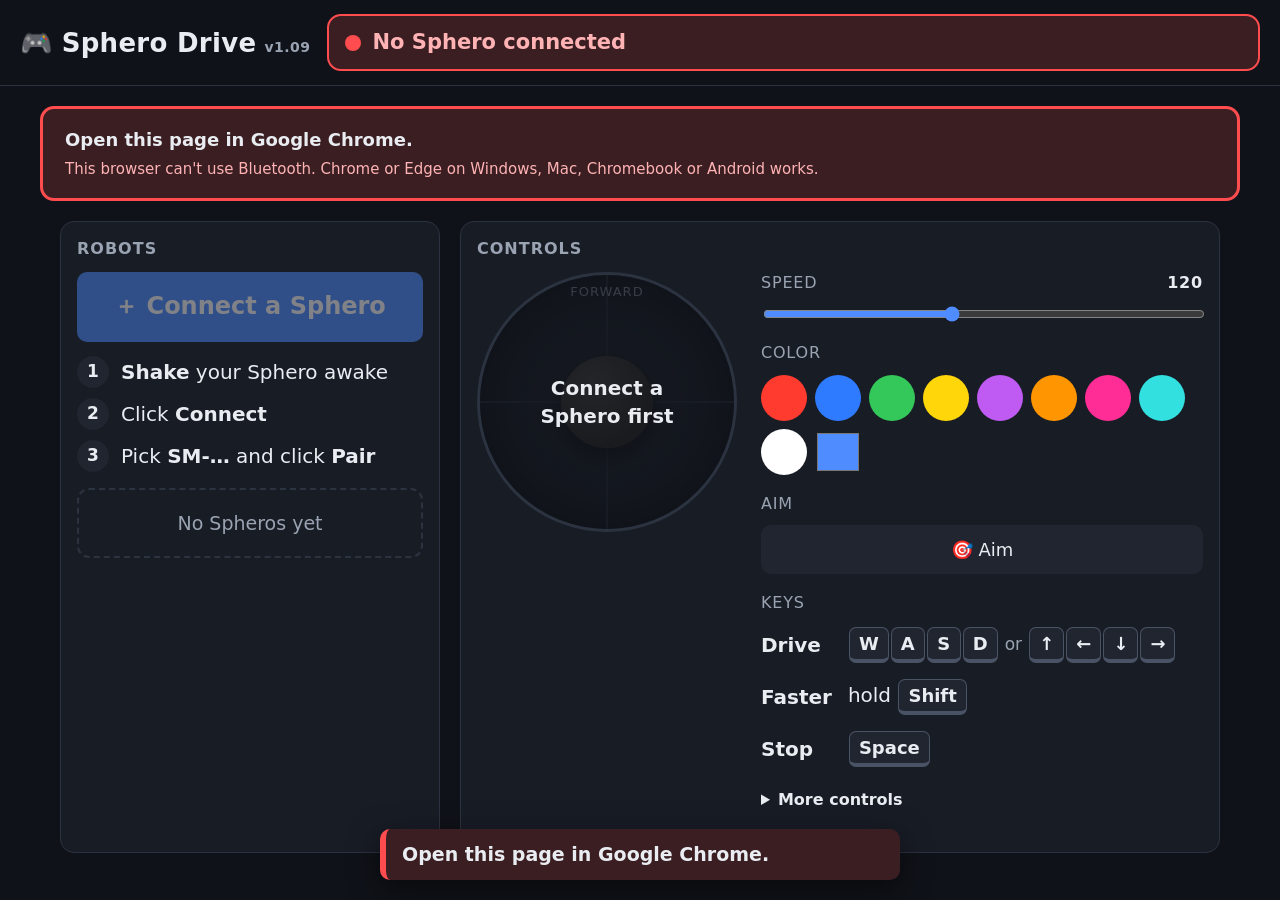
<file: index.html>
<!doctype html>
<html lang="en">
<head>
<meta charset="utf-8">
<meta name="viewport" content="width=device-width, initial-scale=1">
<title>Sphero Drive</title>
<style>
  :root {
    --bg: #0f1218;
    --panel: #181c25;
    --panel-2: #20252f;
    --line: #2c3340;
    --text: #e9ecf1;
    --muted: #9aa3b2;
    --green: #2ecc71;
    --red: #ff4d4f;
    --yellow: #f5c542;
    --accent: #4f8cff;
    --radius: 14px;
  }
  * { box-sizing: border-box; }
  html, body { margin: 0; height: 100%; }
  body {
    background: var(--bg);
    color: var(--text);
    font: 18px/1.4 system-ui, -apple-system, "Segoe UI", Roboto, sans-serif;
    -webkit-user-select: none; user-select: none;
    touch-action: manipulation;
  }
  button { font: inherit; cursor: pointer; border: 0; border-radius: 10px; color: var(--text); background: var(--panel-2); padding: 12px 16px; }
  [hidden] { display: none !important; }
  button:hover { filter: brightness(1.15); }
  button:disabled { opacity: .45; cursor: not-allowed; filter: none; }
  button.primary { background: var(--accent); color: #fff; font-weight: 600; }
  button.danger { background: #3a2226; color: #ffb3b5; }
  input[type=text] { font: inherit; background: var(--panel-2); color: var(--text); border: 1px solid var(--line); border-radius: 8px; padding: 6px 8px; }

  /* ---------- header / status banner ---------- */
  header {
    display: flex; align-items: center; gap: 16px; flex-wrap: wrap;
    padding: 14px 20px; border-bottom: 1px solid var(--line);
  }
  header h1 { font-size: 26px; margin: 0; letter-spacing: .3px; display: flex; align-items: baseline; gap: 8px; }
  #version { font-size: 14px; font-weight: 600; color: var(--muted); letter-spacing: .5px; }
  #banner {
    flex: 1; min-width: 240px;
    display: flex; align-items: center; gap: 12px;
    padding: 12px 16px; border-radius: var(--radius);
    font-weight: 700; font-size: 21px;
    background: #3a1e21; color: #ffb3b5; border: 2px solid var(--red);
  }
  #banner.ok { background: #16311f; color: #b6f2c9; border-color: var(--green); }
  #banner.warn { background: #3a3116; color: #ffe8a3; border-color: var(--yellow); }
  #banner .dot { width: 16px; height: 16px; border-radius: 50%; background: var(--red); box-shadow: 0 0 0 0 rgba(255,77,79,.6); animation: pulse 1.6s infinite; flex: none; }
  #banner.ok .dot { background: var(--green); box-shadow: 0 0 0 0 rgba(46,204,113,.6); }
  #banner.warn .dot { background: var(--yellow); box-shadow: 0 0 0 0 rgba(245,197,66,.6); }
  @keyframes pulse { 0% { box-shadow: 0 0 0 0 currentColor; } 70% { box-shadow: 0 0 0 10px rgba(0,0,0,0); } 100% { box-shadow: 0 0 0 0 rgba(0,0,0,0); } }
  .alert { max-width: 1200px; margin: 20px auto 0; padding: 18px 22px; border-radius: var(--radius); background: #3a1e21; border: 3px solid var(--red); }
  #problemBox { width: calc(100% - 40px); }
  #problemBox .detail { margin-top: 6px; font-size: 15px; color: #ffb3b5; }
  #btHelp { width: calc(100% - 40px); font-size: 22px; }
  #btHelp h3 { margin: 0 0 12px; font-size: 28px; }
  #btHelp ol { margin: 0; padding-left: 32px; display: grid; gap: 12px; }
  #btHelp code { font-family: ui-monospace, Consolas, monospace; background: #000; color: #fff; padding: 4px 10px; border-radius: 8px; user-select: all; -webkit-user-select: all; }
  #btHelp button { font-size: 18px; padding: 8px 14px; margin-left: 6px; vertical-align: middle; }
  #btHelp .small { margin: 12px 0 0; font-size: 16px; color: #ffb3b5; }

  /* ---------- layout ---------- */
  main { display: grid; grid-template-columns: 380px 1fr; gap: 20px; padding: 20px; max-width: 1200px; margin: 0 auto; }
  @media (max-width: 800px) { main { grid-template-columns: 1fr; } }
  section.panel { background: var(--panel); border: 1px solid var(--line); border-radius: var(--radius); padding: 16px; }
  h2 { font-size: 16px; text-transform: uppercase; letter-spacing: 1px; color: var(--muted); margin: 0 0 12px; }

  /* ---------- connect ritual ---------- */
  #connectBtn { width: 100%; font-size: 24px; padding: 18px; margin-bottom: 14px; }
  ol.steps { margin: 0 0 16px; padding-left: 0; list-style: none; counter-reset: s; display: grid; gap: 10px; }
  ol.steps li { counter-increment: s; display: flex; align-items: center; gap: 12px; font-size: 20px; }
  ol.steps li::before { content: counter(s); flex: none; width: 32px; height: 32px; border-radius: 50%; background: var(--panel-2); color: var(--text); display: grid; place-items: center; font-weight: 700; font-size: 17px; }
  ol.steps b { color: var(--text); }

  /* ---------- robot cards ---------- */
  #robots { display: grid; gap: 10px; }
  .robot {
    position: relative; display: grid; gap: 8px;
    padding: 12px 12px 12px 16px; border-radius: 12px;
    background: var(--panel-2); border: 2px solid var(--line);
    border-left: 8px solid var(--robot-color, #888);
    cursor: pointer;
  }
  .robot.active { border-color: var(--robot-color); box-shadow: 0 0 0 3px color-mix(in srgb, var(--robot-color) 35%, transparent); }
  .robot.dead { opacity: .75; border-color: var(--red); border-left-color: var(--robot-color); }
  .robot .top { display: flex; align-items: center; gap: 10px; padding-right: 96px; }
  .robot .swatch { width: 34px; height: 34px; border-radius: 50%; background: var(--robot-color); box-shadow: 0 0 12px var(--robot-color); flex: none; }
  .robot .name { font-weight: 700; font-size: 22px; flex: 0 1 auto; min-width: 0; }
  .robot .name input { width: 100%; font-weight: 700; font-size: 20px; }
  .robot .id { color: var(--muted); font-size: 14px; font-family: ui-monospace, Menlo, monospace; }
  .robot .status { display: flex; align-items: center; gap: 8px; font-weight: 700; font-size: 19px; }
  .robot .status .dot { width: 14px; height: 14px; border-radius: 50%; background: var(--red); }
  .robot .status.ok .dot { background: var(--green); }
  .robot .status.busy .dot { background: var(--yellow); }
  .robot .status.ok { color: #b6f2c9; } .robot .status.busy { color: #ffe8a3; } .robot .status.bad { color: #ffb3b5; }
  .robot .meta { color: var(--muted); font-size: 16px; }
  .robot .actions { display: flex; flex-wrap: wrap; gap: 6px; }
  .robot .actions button { padding: 9px 13px; font-size: 17px; }
  .robot .drivetag { position: absolute; top: 10px; right: 10px; font-size: 13px; font-weight: 800; letter-spacing: .5px; text-transform: uppercase; color: #061; background: var(--green); padding: 3px 8px; border-radius: 99px; display: none; }
  .robot.active .drivetag { display: block; }
  .robot .rename { padding: 4px 8px; font-size: 16px; background: transparent; opacity: .6; }
  .robot .rename:hover { opacity: 1; background: var(--panel); }
  #swapKeys { display: block; margin-top: 8px; font-size: 16px; }
  .robot .keys {
    justify-self: start; padding: 6px 12px; border-radius: 99px; font-weight: 800; font-size: 19px; letter-spacing: .3px;
    background: #2a3550; color: #cfe0ff; border: 2px solid #4f6fb0;
  }
  .robot .keys[data-set=arrows] { background: #3b2a50; color: #ead6ff; border-color: #8a5fc7; }
  .robot .keys[data-set=none] { background: var(--panel); color: var(--muted); border-color: var(--line); font-weight: 600; font-size: 16px; }
  #noRobots { color: var(--muted); font-size: 19px; text-align: center; padding: 20px 8px; border: 2px dashed var(--line); border-radius: 12px; }

  /* ---------- controls ---------- */
  #controls { display: grid; grid-template-columns: auto 1fr; gap: 24px; align-items: start; }
  @media (max-width: 560px) { #controls { grid-template-columns: 1fr; justify-items: center; } }
  #stickWrap { position: relative; }
  #stick {
    width: 260px; height: 260px; border-radius: 50%;
    background: radial-gradient(circle at 50% 50%, #262c38 0, #1c212b 70%, #161a22 100%);
    border: 3px solid var(--line); position: relative; touch-action: none;
    box-shadow: inset 0 0 40px rgba(0,0,0,.5);
  }
  #stick::before { content: ""; position: absolute; inset: 50%; width: 2px; height: 100%; transform: translate(-50%, -50%); background: var(--line); }
  #stick::after  { content: ""; position: absolute; inset: 50%; height: 2px; width: 100%; transform: translate(-50%, -50%); background: var(--line); }
  #knob {
    position: absolute; left: 50%; top: 50%; width: 92px; height: 92px; border-radius: 50%;
    transform: translate(-50%, -50%);
    background: radial-gradient(circle at 35% 30%, #6d9bff, #2f63d6 70%);
    box-shadow: 0 8px 20px rgba(0,0,0,.5); z-index: 2;
    transition: background .2s;
  }
  #stick.dead #knob { background: radial-gradient(circle at 35% 30%, #555, #333 70%); }
  #stickOverlay {
    position: absolute; inset: 0; display: grid; place-items: center; text-align: center;
    border-radius: 50%; background: rgba(15,18,24,.7); color: var(--text); font-weight: 700; font-size: 20px;
    padding: 30px; z-index: 3;
  }
  #stickOverlay[hidden] { display: none; }
  .fwdLabel { position: absolute; top: 8px; left: 50%; transform: translateX(-50%); font-size: 13px; color: var(--muted); letter-spacing: 1px; }

  .row { display: grid; gap: 10px; margin-bottom: 18px; }
  .row label { display: flex; justify-content: space-between; color: var(--muted); font-size: 16px; text-transform: uppercase; letter-spacing: .8px; }
  .row label output { color: var(--text); font-weight: 700; }
  input[type=range] { width: 100%; accent-color: var(--accent); }
  #swatches { display: flex; flex-wrap: wrap; gap: 8px; }
  #swatches button { width: 46px; height: 46px; border-radius: 50%; padding: 0; border: 3px solid transparent; }
  #swatches button.sel { border-color: #fff; }
  #colorPick { width: 46px; height: 46px; padding: 0; border: 0; background: none; cursor: pointer; }
  #aimBox { display: none; padding: 12px; border-radius: 10px; background: #2b2a1a; border: 1px solid #5a5220; }
  #aimBox.on { display: grid; gap: 10px; }
  #aimBox p { margin: 0; font-size: 19px; }
  .keymap { display: grid; grid-template-columns: auto 1fr; gap: 12px 16px; align-items: center; font-size: 20px; }
  .keymap .what { font-weight: 800; }
  .keymap .or { color: var(--muted); margin: 0 6px; font-size: 17px; }
  details.more { margin-top: 4px; color: var(--muted); font-size: 16px; }
  details.more summary { cursor: pointer; font-weight: 700; color: var(--text); padding: 6px 0; }
  details.more ul { margin: 8px 0 0; padding-left: 20px; display: grid; gap: 6px; }
  .chip { display: inline-block; padding: 5px 10px; border-radius: 99px; background: var(--panel-2); color: var(--muted); font-size: 14px; font-weight: 600; }
  .chip.on { background: #16311f; color: #b6f2c9; }
  kbd { display: inline-block; min-width: 34px; text-align: center; padding: 3px 9px; margin: 2px 1px; border-radius: 7px; background: var(--panel-2); border: 1px solid #4a5366; border-bottom-width: 4px; font-family: inherit; font-weight: 700; font-size: 18px; color: var(--text); }

  /* ---------- toasts ---------- */
  #toasts { position: fixed; left: 50%; bottom: 20px; transform: translateX(-50%); display: grid; gap: 8px; z-index: 50; width: min(520px, calc(100% - 32px)); }
  .toast { padding: 12px 16px; border-radius: 10px; background: #2a3040; border-left: 6px solid var(--accent); box-shadow: 0 8px 30px rgba(0,0,0,.5); font-weight: 700; font-size: 19px; animation: rise .2s ease-out; }
  .toast.bad { border-left-color: var(--red); background: #3a1e21; }
  .toast.ok  { border-left-color: var(--green); background: #16311f; }
  @keyframes rise { from { transform: translateY(10px); opacity: 0; } }
</style>
</head>
<body>

<header>
  <h1>🎮 Sphero Drive <span id="version" title="Site version. Reload the page if this is lower than expected."></span></h1>
  <div id="banner"><span class="dot"></span><span id="bannerText">No Sphero connected</span></div>
</header>

<section id="btHelp" class="alert" hidden>
  <h3>🔌 Bluetooth stick not found</h3>
  <ol>
    <li>Plug in the Bluetooth stick.</li>
    <li>Click the address bar at the top, type <code id="restartCmd">chrome://restart</code><button id="copyRestart" type="button">📋 Copy</button> and press <kbd>Enter</kbd>.</li>
  </ol>
  <p class="small">Chrome closes and opens again with this page. This box goes away by itself when Bluetooth works.</p>
</section>

<section id="problemBox" class="alert" hidden>
  <b id="problemTitle">Open this page in Google Chrome.</b>
  <div class="detail" id="problemDetail">This browser can't use Bluetooth.</div>
</section>

<main>
  <!-- ===== left: connect + robots ===== -->
  <section class="panel">
    <h2>Robots</h2>
    <button id="connectBtn" class="primary">＋ Connect a Sphero</button>
    <ol class="steps">
      <li><span><b>Shake</b> your Sphero awake</span></li>
      <li><span>Click <b>Connect</b></span></li>
      <li><span>Pick <b>SM‑…</b> and click <b>Pair</b></span></li>
    </ol>
    <div id="robots">
      <div id="noRobots">No Spheros yet</div>
    </div>
  </section>

  <!-- ===== right: controls ===== -->
  <section class="panel">
    <h2>Controls <span id="driveWho" style="color:var(--text)"></span></h2>
    <div id="controls">
      <div id="stickWrap">
        <div id="stick" class="dead">
          <span class="fwdLabel">FORWARD</span>
          <div id="knob"></div>
          <div id="stickOverlay">Connect a Sphero first</div>
        </div>
      </div>

      <div>
        <div class="row">
          <label>Speed <output id="speedOut">120</output></label>
          <input id="speed" type="range" min="20" max="255" value="120">
        </div>

        <div class="row">
          <label>Color</label>
          <div id="swatches"><input id="colorPick" type="color" value="#4f8cff" title="Custom color"></div>
        </div>

        <div class="row">
          <label>Aim</label>
          <button id="aimBtn">🎯 Aim</button>
          <div id="aimBox">
            <p>Turn the ball until the <b>blue light</b> faces you.</p>
            <input id="aimSlider" type="range" min="0" max="359" value="0">
            <button id="aimDone" class="primary">✅ Done</button>
          </div>
        </div>

        <div class="row">
          <label>Keys</label>
          <div class="keymap">
            <span class="what">Drive</span>
            <span><kbd>W</kbd><kbd>A</kbd><kbd>S</kbd><kbd>D</kbd><span class="or">or</span><kbd>↑</kbd><kbd>←</kbd><kbd>↓</kbd><kbd>→</kbd></span>
            <span class="what">Faster</span>
            <span>hold <kbd>Shift</kbd></span>
            <span class="what">Stop</span>
            <span><kbd>Space</kbd></span>
          </div>
          <details class="more">
            <summary>More controls</summary>
            <ul>
              <li>Two Spheros: each card says which keys drive it. Use the <kbd>Shift</kbd> on your side.
                <button id="swapKeys" type="button" hidden>⇄ Swap WASD and Arrows</button></li>
              <li><kbd>1</kbd> <kbd>2</kbd> pick a card for the joystick, color and aim. <kbd>B</kbd> blinks it.</li>
              <li>Game controllers: stick drives, bumpers change color, A blinks. <span class="chip" id="padChip">Gamepad: none</span></li>
            </ul>
          </details>
        </div>
      </div>
    </div>
  </section>
</main>

<div id="toasts"></div>

<script src="sphero.js"></script>
<script src="app.js"></script>
</body>
</html>
</file>
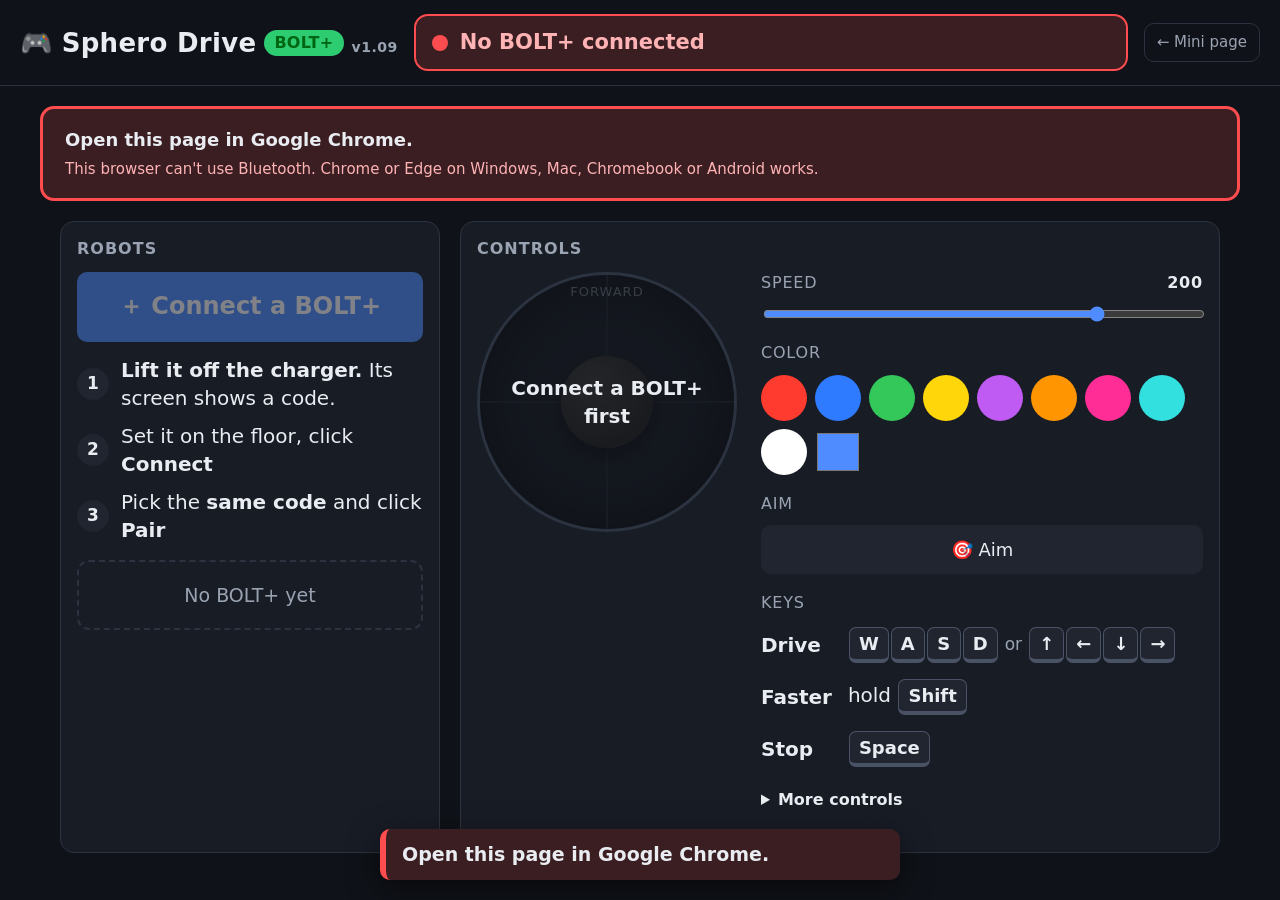
<file: bolt.html>
<!doctype html>
<html lang="en">
<head>
<meta charset="utf-8">
<meta name="viewport" content="width=device-width, initial-scale=1">
<title>Sphero Drive · BOLT+</title>
<link rel="stylesheet" href="style.css">
</head>
<body>

<header>
  <h1>🎮 Sphero Drive <span class="model">BOLT+</span> <span id="version" title="Site version. Reload the page if this is lower than expected."></span></h1>
  <div id="banner"><span class="dot"></span><span id="bannerText">No BOLT+ connected</span></div>
  <a class="pagelink" href="./">← Mini page</a>
</header>

<section id="btHelp" class="alert" hidden>
  <h3>🔌 Bluetooth stick not found</h3>
  <ol>
    <li>Plug in the Bluetooth stick.</li>
    <li>Click the address bar at the top, type <code id="restartCmd">chrome://restart</code><button id="copyRestart" type="button">📋 Copy</button> and press <kbd>Enter</kbd>.</li>
  </ol>
  <p class="small">Chrome closes and opens again with this page. This box goes away by itself when Bluetooth works.</p>
</section>

<section id="problemBox" class="alert" hidden>
  <b id="problemTitle">Open this page in Google Chrome.</b>
  <div class="detail" id="problemDetail">This browser can't use Bluetooth.</div>
</section>

<main>
  <!-- ===== left: connect + robots ===== -->
  <section class="panel">
    <h2>Robots</h2>
    <button id="connectBtn" class="primary">＋ Connect a BOLT+</button>
    <ol class="steps">
      <li><span><b>Lift it off the charger.</b> Its screen shows a code.</span></li>
      <li><span>Set it on the floor, click <b>Connect</b></span></li>
      <li><span>Pick the <b>same code</b> and click <b>Pair</b></span></li>
    </ol>
    <div id="robots">
      <div id="noRobots">No BOLT+ yet</div>
    </div>
  </section>

  <!-- ===== right: controls ===== -->
  <section class="panel">
    <h2>Controls <span id="driveWho" style="color:var(--text)"></span></h2>
    <div id="controls">
      <div id="stickWrap">
        <div id="stick" class="dead">
          <span class="fwdLabel">FORWARD</span>
          <div id="knob"></div>
          <div id="stickOverlay">Connect a BOLT+ first</div>
        </div>
      </div>

      <div>
        <div class="row">
          <label>Speed <output id="speedOut">200</output></label>
          <input id="speed" type="range" min="20" max="255" value="200">
        </div>

        <div class="row">
          <label>Color</label>
          <div id="swatches"><input id="colorPick" type="color" value="#4f8cff" title="Custom color"></div>
        </div>

        <div class="row">
          <label>Aim</label>
          <button id="aimBtn">🎯 Aim</button>
          <div id="aimBox">
            <p>Turn the ball until the <b>blue light</b> faces you.</p>
            <input id="aimSlider" type="range" min="0" max="359" value="0">
            <button id="aimDone" class="primary">✅ Done</button>
          </div>
        </div>

        <div class="row">
          <label>Keys</label>
          <div class="keymap">
            <span class="what">Drive</span>
            <span><kbd>W</kbd><kbd>A</kbd><kbd>S</kbd><kbd>D</kbd><span class="or">or</span><kbd>↑</kbd><kbd>←</kbd><kbd>↓</kbd><kbd>→</kbd></span>
            <span class="what">Faster</span>
            <span>hold <kbd>Shift</kbd></span>
            <span class="what">Stop</span>
            <span><kbd>Space</kbd></span>
          </div>
          <details class="more">
            <summary>More controls</summary>
            <ul>
              <li>Two Spheros: each card says which keys drive it. Use the <kbd>Shift</kbd> on your side.
                <button id="swapKeys" type="button" hidden>⇄ Swap WASD and Arrows</button></li>
              <li><kbd>1</kbd> <kbd>2</kbd> pick a card for the joystick, color and aim. <kbd>B</kbd> blinks it.</li>
              <li><label class="toggle"><input type="checkbox" id="smoothToggle"> <b>Smooth driving</b> (test): speeds up gradually, slows for sharp turns, brakes when you let go</label></li>
              <li>Game controllers: stick drives, bumpers change color, A blinks. <span class="chip" id="padChip">Gamepad: none</span></li>
            </ul>
          </details>
        </div>
      </div>
    </div>
  </section>
</main>

<div id="toasts"></div>

<script>window.SPHERO_PAGE = { models: ['boltplus'] };</script>
<script src="sphero.js"></script>
<script src="app.js"></script>
</body>
</html>
</file>
<file: style.css>
:root {
  --bg: #0f1218;
  --panel: #181c25;
  --panel-2: #20252f;
  --line: #2c3340;
  --text: #e9ecf1;
  --muted: #9aa3b2;
  --green: #2ecc71;
  --red: #ff4d4f;
  --yellow: #f5c542;
  --accent: #4f8cff;
  --radius: 14px;
}
* { box-sizing: border-box; }
html, body { margin: 0; height: 100%; }
body {
  background: var(--bg);
  color: var(--text);
  font: 18px/1.4 system-ui, -apple-system, "Segoe UI", Roboto, sans-serif;
  -webkit-user-select: none; user-select: none;
  touch-action: manipulation;
}
button { font: inherit; cursor: pointer; border: 0; border-radius: 10px; color: var(--text); background: var(--panel-2); padding: 12px 16px; }
[hidden] { display: none !important; }
button:hover { filter: brightness(1.15); }
button:disabled { opacity: .45; cursor: not-allowed; filter: none; }
button.primary { background: var(--accent); color: #fff; font-weight: 600; }
button.danger { background: #3a2226; color: #ffb3b5; }
input[type=text] { font: inherit; background: var(--panel-2); color: var(--text); border: 1px solid var(--line); border-radius: 8px; padding: 6px 8px; }

/* ---------- header / status banner ---------- */
header {
  display: flex; align-items: center; gap: 16px; flex-wrap: wrap;
  padding: 14px 20px; border-bottom: 1px solid var(--line);
}
header h1 { font-size: 26px; margin: 0; letter-spacing: .3px; display: flex; align-items: baseline; gap: 8px; }
.model { font-size: 16px; font-weight: 800; color: #061; background: var(--green); padding: 2px 10px; border-radius: 99px; align-self: center; }
.pagelink { color: var(--muted); font-size: 15px; text-decoration: none; padding: 8px 12px; border: 1px solid var(--line); border-radius: 10px; }
.pagelink:hover { color: var(--text); border-color: var(--muted); }
#version { font-size: 14px; font-weight: 600; color: var(--muted); letter-spacing: .5px; }
#banner {
  flex: 1; min-width: 240px;
  display: flex; align-items: center; gap: 12px;
  padding: 12px 16px; border-radius: var(--radius);
  font-weight: 700; font-size: 21px;
  background: #3a1e21; color: #ffb3b5; border: 2px solid var(--red);
}
#banner.ok { background: #16311f; color: #b6f2c9; border-color: var(--green); }
#banner.warn { background: #3a3116; color: #ffe8a3; border-color: var(--yellow); }
#banner .dot { width: 16px; height: 16px; border-radius: 50%; background: var(--red); box-shadow: 0 0 0 0 rgba(255,77,79,.6); animation: pulse 1.6s infinite; flex: none; }
#banner.ok .dot { background: var(--green); box-shadow: 0 0 0 0 rgba(46,204,113,.6); }
#banner.warn .dot { background: var(--yellow); box-shadow: 0 0 0 0 rgba(245,197,66,.6); }
@keyframes pulse { 0% { box-shadow: 0 0 0 0 currentColor; } 70% { box-shadow: 0 0 0 10px rgba(0,0,0,0); } 100% { box-shadow: 0 0 0 0 rgba(0,0,0,0); } }
.alert { max-width: 1200px; margin: 20px auto 0; padding: 18px 22px; border-radius: var(--radius); background: #3a1e21; border: 3px solid var(--red); }
#problemBox { width: calc(100% - 40px); }
#problemBox .detail { margin-top: 6px; font-size: 15px; color: #ffb3b5; }
#btHelp { width: calc(100% - 40px); font-size: 22px; }
#btHelp h3 { margin: 0 0 12px; font-size: 28px; }
#btHelp ol { margin: 0; padding-left: 32px; display: grid; gap: 12px; }
#btHelp code { font-family: ui-monospace, Consolas, monospace; background: #000; color: #fff; padding: 4px 10px; border-radius: 8px; user-select: all; -webkit-user-select: all; }
#btHelp button { font-size: 18px; padding: 8px 14px; margin-left: 6px; vertical-align: middle; }
#btHelp .small { margin: 12px 0 0; font-size: 16px; color: #ffb3b5; }

/* ---------- layout ---------- */
main { display: grid; grid-template-columns: 380px 1fr; gap: 20px; padding: 20px; max-width: 1200px; margin: 0 auto; }
@media (max-width: 800px) { main { grid-template-columns: 1fr; } }
section.panel { background: var(--panel); border: 1px solid var(--line); border-radius: var(--radius); padding: 16px; }
h2 { font-size: 16px; text-transform: uppercase; letter-spacing: 1px; color: var(--muted); margin: 0 0 12px; }

/* ---------- connect ritual ---------- */
#connectBtn { width: 100%; font-size: 24px; padding: 18px; margin-bottom: 14px; }
ol.steps { margin: 0 0 16px; padding-left: 0; list-style: none; counter-reset: s; display: grid; gap: 10px; }
ol.steps li { counter-increment: s; display: flex; align-items: center; gap: 12px; font-size: 20px; }
ol.steps li::before { content: counter(s); flex: none; width: 32px; height: 32px; border-radius: 50%; background: var(--panel-2); color: var(--text); display: grid; place-items: center; font-weight: 700; font-size: 17px; }
ol.steps b { color: var(--text); }

/* ---------- robot cards ---------- */
#robots { display: grid; gap: 10px; }
.robot {
  position: relative; display: grid; gap: 8px;
  padding: 12px 12px 12px 16px; border-radius: 12px;
  background: var(--panel-2); border: 2px solid var(--line);
  border-left: 8px solid var(--robot-color, #888);
  cursor: pointer;
}
.robot.active { border-color: var(--robot-color); box-shadow: 0 0 0 3px color-mix(in srgb, var(--robot-color) 35%, transparent); }
.robot.dead { opacity: .75; border-color: var(--red); border-left-color: var(--robot-color); }
.robot .top { display: flex; align-items: center; gap: 10px; padding-right: 96px; }
.robot .swatch { width: 34px; height: 34px; border-radius: 50%; background: var(--robot-color); box-shadow: 0 0 12px var(--robot-color); flex: none; }
.robot .name { font-weight: 700; font-size: 22px; flex: 0 1 auto; min-width: 0; }
.robot .name input { width: 100%; font-weight: 700; font-size: 20px; }
.robot .id { color: var(--muted); font-size: 14px; font-family: ui-monospace, Menlo, monospace; }
.robot .status { display: flex; align-items: center; gap: 8px; font-weight: 700; font-size: 19px; }
.robot .status .dot { width: 14px; height: 14px; border-radius: 50%; background: var(--red); }
.robot .status.ok .dot { background: var(--green); }
.robot .status.busy .dot { background: var(--yellow); }
.robot .status.ok { color: #b6f2c9; } .robot .status.busy { color: #ffe8a3; } .robot .status.bad { color: #ffb3b5; }
.robot .meta { color: var(--muted); font-size: 16px; }
.robot .actions { display: flex; flex-wrap: wrap; gap: 6px; }
.robot .actions button { padding: 9px 13px; font-size: 17px; }
.robot .drivetag { position: absolute; top: 10px; right: 10px; font-size: 13px; font-weight: 800; letter-spacing: .5px; text-transform: uppercase; color: #061; background: var(--green); padding: 3px 8px; border-radius: 99px; display: none; }
.robot.active .drivetag { display: block; }
.robot .rename { padding: 4px 8px; font-size: 16px; background: transparent; opacity: .6; }
.robot .rename:hover { opacity: 1; background: var(--panel); }
#swapKeys { display: block; margin-top: 8px; font-size: 16px; }
.robot .keys {
  justify-self: start; padding: 6px 12px; border-radius: 99px; font-weight: 800; font-size: 19px; letter-spacing: .3px;
  background: #2a3550; color: #cfe0ff; border: 2px solid #4f6fb0;
}
.robot .keys[data-set=arrows] { background: #3b2a50; color: #ead6ff; border-color: #8a5fc7; }
.robot .keys[data-set=none] { background: var(--panel); color: var(--muted); border-color: var(--line); font-weight: 600; font-size: 16px; }
#noRobots { color: var(--muted); font-size: 19px; text-align: center; padding: 20px 8px; border: 2px dashed var(--line); border-radius: 12px; }

/* ---------- controls ---------- */
#controls { display: grid; grid-template-columns: auto 1fr; gap: 24px; align-items: start; }
@media (max-width: 560px) { #controls { grid-template-columns: 1fr; justify-items: center; } }
#stickWrap { position: relative; }
#stick {
  width: 260px; height: 260px; border-radius: 50%;
  background: radial-gradient(circle at 50% 50%, #262c38 0, #1c212b 70%, #161a22 100%);
  border: 3px solid var(--line); position: relative; touch-action: none;
  box-shadow: inset 0 0 40px rgba(0,0,0,.5);
}
#stick::before { content: ""; position: absolute; inset: 50%; width: 2px; height: 100%; transform: translate(-50%, -50%); background: var(--line); }
#stick::after  { content: ""; position: absolute; inset: 50%; height: 2px; width: 100%; transform: translate(-50%, -50%); background: var(--line); }
#knob {
  position: absolute; left: 50%; top: 50%; width: 92px; height: 92px; border-radius: 50%;
  transform: translate(-50%, -50%);
  background: radial-gradient(circle at 35% 30%, #6d9bff, #2f63d6 70%);
  box-shadow: 0 8px 20px rgba(0,0,0,.5); z-index: 2;
  transition: background .2s;
}
#stick.dead #knob { background: radial-gradient(circle at 35% 30%, #555, #333 70%); }
#stickOverlay {
  position: absolute; inset: 0; display: grid; place-items: center; text-align: center;
  border-radius: 50%; background: rgba(15,18,24,.7); color: var(--text); font-weight: 700; font-size: 20px;
  padding: 30px; z-index: 3;
}
#stickOverlay[hidden] { display: none; }
.fwdLabel { position: absolute; top: 8px; left: 50%; transform: translateX(-50%); font-size: 13px; color: var(--muted); letter-spacing: 1px; }

.row { display: grid; gap: 10px; margin-bottom: 18px; }
.row label { display: flex; justify-content: space-between; color: var(--muted); font-size: 16px; text-transform: uppercase; letter-spacing: .8px; }
.row label output { color: var(--text); font-weight: 700; }
input[type=range] { width: 100%; accent-color: var(--accent); }
#swatches { display: flex; flex-wrap: wrap; gap: 8px; }
#swatches button { width: 46px; height: 46px; border-radius: 50%; padding: 0; border: 3px solid transparent; }
#swatches button.sel { border-color: #fff; }
#colorPick { width: 46px; height: 46px; padding: 0; border: 0; background: none; cursor: pointer; }
#aimBox { display: none; padding: 12px; border-radius: 10px; background: #2b2a1a; border: 1px solid #5a5220; }
#aimBox.on { display: grid; gap: 10px; }
#aimBox p { margin: 0; font-size: 19px; }
.keymap { display: grid; grid-template-columns: auto 1fr; gap: 12px 16px; align-items: center; font-size: 20px; }
.keymap .what { font-weight: 800; }
.keymap .or { color: var(--muted); margin: 0 6px; font-size: 17px; }
details.more { margin-top: 4px; color: var(--muted); font-size: 16px; }
details.more summary { cursor: pointer; font-weight: 700; color: var(--text); padding: 6px 0; }
details.more ul { margin: 8px 0 0; padding-left: 20px; display: grid; gap: 6px; }
.chip { display: inline-block; padding: 5px 10px; border-radius: 99px; background: var(--panel-2); color: var(--muted); font-size: 14px; font-weight: 600; }
.chip.on { background: #16311f; color: #b6f2c9; }
kbd { display: inline-block; min-width: 34px; text-align: center; padding: 3px 9px; margin: 2px 1px; border-radius: 7px; background: var(--panel-2); border: 1px solid #4a5366; border-bottom-width: 4px; font-family: inherit; font-weight: 700; font-size: 18px; color: var(--text); }

/* ---------- toasts ---------- */
#toasts { position: fixed; left: 50%; bottom: 20px; transform: translateX(-50%); display: grid; gap: 8px; z-index: 50; width: min(520px, calc(100% - 32px)); }
.toast { padding: 12px 16px; border-radius: 10px; background: #2a3040; border-left: 6px solid var(--accent); box-shadow: 0 8px 30px rgba(0,0,0,.5); font-weight: 700; font-size: 19px; animation: rise .2s ease-out; }
.toast.bad { border-left-color: var(--red); background: #3a1e21; }
.toast.ok  { border-left-color: var(--green); background: #16311f; }
@keyframes rise { from { transform: translateY(10px); opacity: 0; } }

.toggle { display: inline-flex; align-items: center; gap: 8px; cursor: pointer; color: var(--text); }
.toggle input { width: 20px; height: 20px; accent-color: var(--accent); }
</file>
